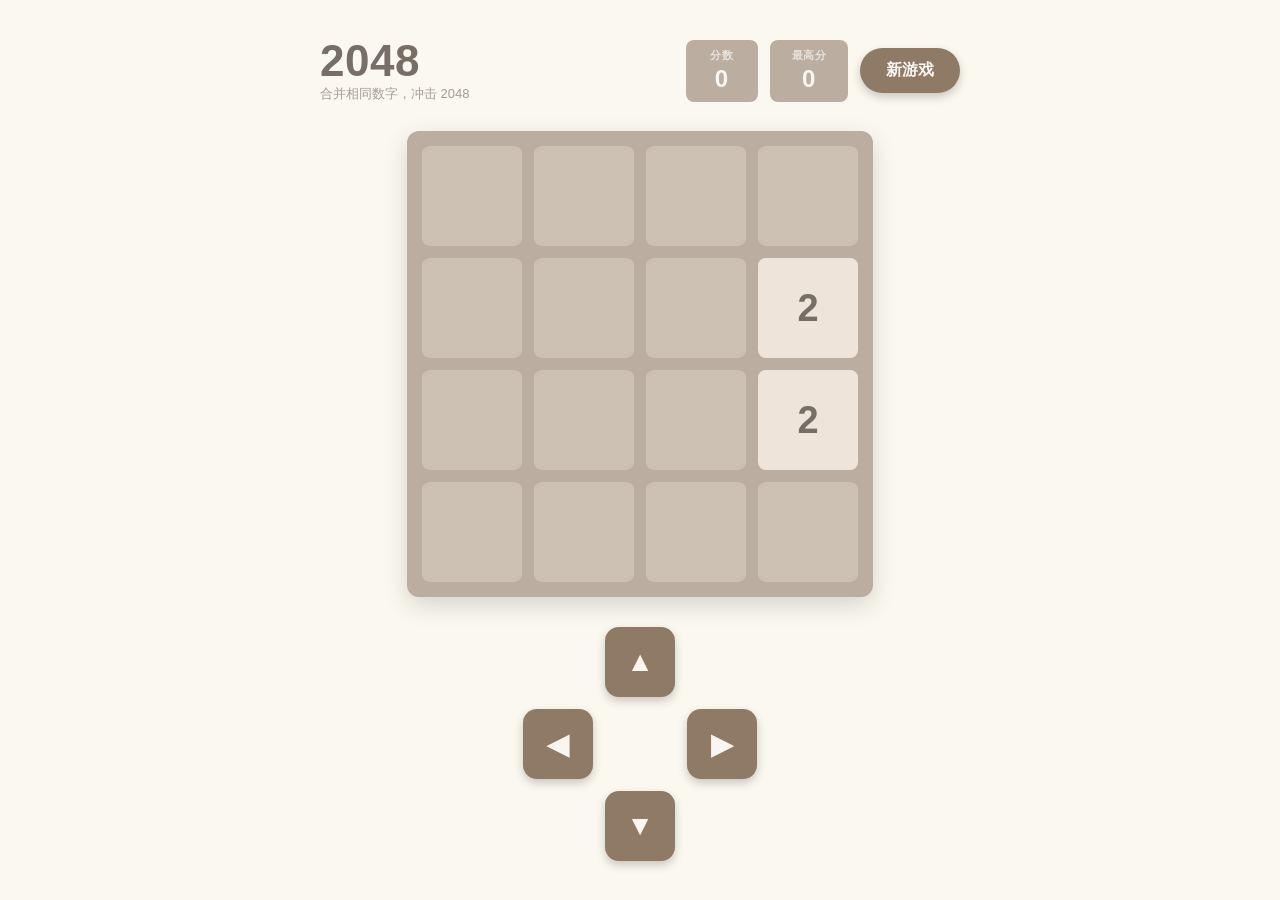
<file: static/2048/index.html>
<!DOCTYPE html>
<html lang="zh">
<head>
    <meta charset="UTF-8">
    <meta name="viewport" content="width=device-width, initial-scale=1.0">
    <meta name="description" content="经典2048数字合成游戏，支持键盘、触屏滑动与按钮操作，带平滑合并动画。">
    <meta name="theme-color" content="#faf8ef">
    <link rel="icon" href="data:image/svg+xml,%3Csvg xmlns='http://www.w3.org/2000/svg' viewBox='0 0 100 100'%3E%3Crect width='100' height='100' rx='22' fill='%23edc22e'/%3E%3Ctext x='50' y='63' font-size='26' font-family='Arial, sans-serif' font-weight='bold' fill='%23f9f6f2' text-anchor='middle'%3E2048%3C/text%3E%3C/svg%3E">
    <title>2048(Made by Jinhong270)</title>
    <link rel="stylesheet" href="css/base.css">
    <link rel="stylesheet" href="css/header.css">
    <link rel="stylesheet" href="css/board.css">
    <link rel="stylesheet" href="css/controls.css">
    <link rel="stylesheet" href="css/modal.css">
    <link rel="stylesheet" href="css/responsive.css">
</head>
<body>
    <div class="app">
        <header class="header">
            <div class="title-group">
                <h1 class="title">2048</h1>
                <p class="subtitle">合并相同数字，冲击 2048</p>
            </div>
            <div class="header-actions">
                <div class="score-box">
                    <span class="score-label">分数</span>
                    <span class="score-value" id="scoreValue">0</span>
                </div>
                <div class="score-box">
                    <span class="score-label">最高分</span>
                    <span class="score-value" id="bestValue">0</span>
                </div>
                <button class="reset-btn" id="resetBtn">新游戏</button>
            </div>
        </header>

        <main class="game-wrapper">
            <div class="board-section">
                <div class="board" id="board">
                    <div class="grid" id="grid"></div>
                    <div class="tiles-layer" id="tilesLayer"></div>
                </div>
            </div>
            <div class="controls">
                <div class="dpad">
                    <button class="btn btn-up" data-dir="up" aria-label="向上移动">▲</button>
                    <button class="btn btn-left" data-dir="left" aria-label="向左移动">◀</button>
                    <button class="btn btn-right" data-dir="right" aria-label="向右移动">▶</button>
                    <button class="btn btn-down" data-dir="down" aria-label="向下移动">▼</button>
                </div>
            </div>
        </main>
    </div>

    <div id="winModal" class="modal" role="dialog" aria-modal="true" aria-labelledby="winModalMsg">
        <div class="modal-content">
            <p id="winModalMsg">恭喜！你达到了 2048！</p>
            <div class="modal-buttons">
                <button id="continueBtn" class="modal-btn">继续游戏</button>
                <button id="newGameFromWinBtn" class="modal-btn">新游戏</button>
            </div>
        </div>
    </div>

    <div id="gameOverModal" class="modal" role="dialog" aria-modal="true" aria-labelledby="gameOverModalMsg">
        <div class="modal-content">
            <p id="gameOverModalMsg">游戏结束！没有可移动的格子了。</p>
            <div class="modal-buttons">
                <button id="newGameFromOverBtn" class="modal-btn">新游戏</button>
            </div>
        </div>
    </div>

    <div id="liveRegion" class="visually-hidden" aria-live="polite"></div>

    <script src="js/logic.js"></script>
    <script src="js/state.js"></script>
    <script src="js/ui.js"></script>
    <script src="js/main.js"></script>
</body>
</html>
</file>
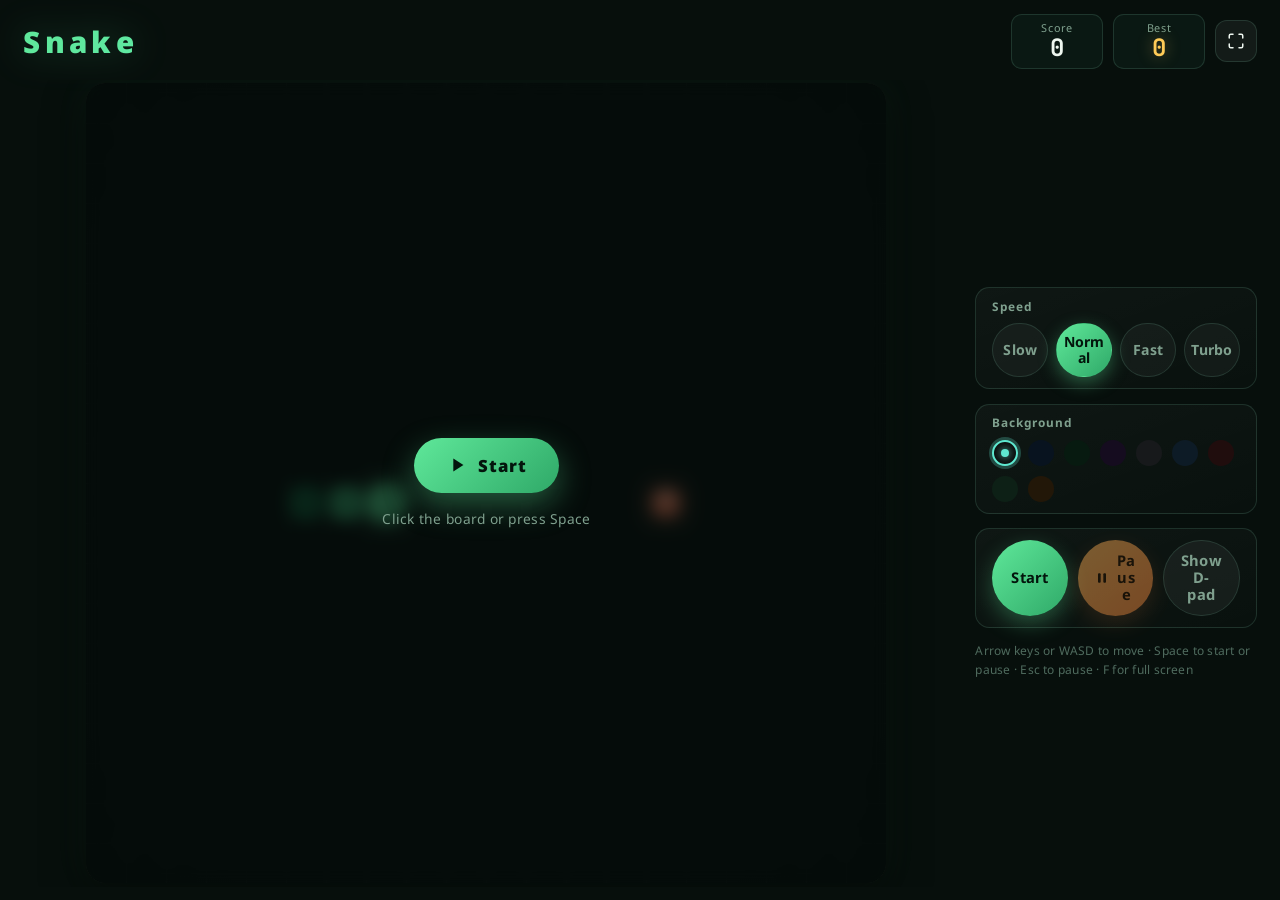
<file: static/Snake/index.html>
<!DOCTYPE html>
<html lang="en-US">
<head>
<meta charset="UTF-8">
<meta name="viewport" content="width=device-width, initial-scale=1.0, maximum-scale=1.0, user-scalable=no, viewport-fit=cover">
<meta name="apple-mobile-web-app-capable" content="yes">
<meta name="mobile-web-app-capable" content="yes">
<meta name="apple-mobile-web-app-status-bar-style" content="black-translucent">
<meta name="theme-color" content="#070f0c">
<title>Snake · Jinhong270</title>
<link rel="preconnect" href="https://fonts.googleapis.com">
<link rel="preconnect" href="https://fonts.gstatic.com" crossorigin>
<link href="https://fonts.googleapis.com/css2?family=JetBrains+Mono:wght@500;700&family=Noto+Sans:wght@400;500;700;900&display=swap" rel="stylesheet">
<link rel="stylesheet" href="css/base.css">
<link rel="stylesheet" href="css/layout.css">
<link rel="stylesheet" href="css/components.css">
<link rel="stylesheet" href="css/responsive.css">
</head>
<body>
<div class="app" id="app">
  <header class="app-header">
    <h1 class="app-title" id="appTitle" data-i18n="title">Snake</h1>
    <div class="header-actions">
      <div class="score-panel">
        <div class="score-chip">
          <span class="score-chip-label" id="scoreLabel" data-i18n="score">Score</span>
          <span class="score-chip-value" id="currentScore">0</span>
        </div>
        <div class="score-chip score-chip-best">
          <span class="score-chip-label" id="bestLabel" data-i18n="best">Best</span>
          <span class="score-chip-value" id="bestScore">0</span>
        </div>
      </div>
      <button class="icon-btn" id="fullscreenBtn" type="button" hidden data-i18n-aria="fullscreen" aria-label="Full screen">
        <svg class="icon-enter" viewBox="0 0 24 24" fill="none" stroke="currentColor" stroke-width="2" stroke-linecap="round" stroke-linejoin="round"><path d="M8 3H5a2 2 0 0 0-2 2v3M16 3h3a2 2 0 0 1 2 2v3M8 21H5a2 2 0 0 1-2-2v-3M16 21h3a2 2 0 0 0 2-2v-3"/></svg>
        <svg class="icon-exit" viewBox="0 0 24 24" fill="none" stroke="currentColor" stroke-width="2" stroke-linecap="round" stroke-linejoin="round"><path d="M8 3v3a2 2 0 0 1-2 2H3M16 3v3a2 2 0 0 0 2 2h3M8 21v-3a2 2 0 0 0-2-2H3M16 21v-3a2 2 0 0 1 2-2h3"/></svg>
      </button>
    </div>
  </header>

  <div class="workspace">
    <div class="stage" id="stage">
      <div class="board-slot" id="boardSlot">
        <div class="canvas-frame" id="canvasFrame">
          <canvas id="gameCanvas"></canvas>

          <div class="overlay visible" id="overlayIdle">
            <button class="play-button" id="startBtn" type="button">
              <svg viewBox="0 0 24 24" fill="currentColor"><path d="M8 5v14l11-7z"/></svg>
              <span data-i18n="start">Start</span>
            </button>
            <p class="overlay-hint" id="idleHint">Click the board or press Space</p>
          </div>

          <div class="overlay" id="overlayPaused">
            <div class="pause-glyph" aria-hidden="true"><span></span><span></span></div>
            <p class="overlay-title" id="pausedTitle" data-i18n="paused">Paused</p>
            <p class="overlay-hint" id="pausedHint">Click the board or press Space to continue</p>
          </div>

          <div class="overlay" id="overlayGameOver">
            <p class="overlay-title" id="gameOverTitle" data-i18n="gameOver">Game over</p>
            <p class="overlay-score"><span class="overlay-score-label" id="finalScoreLabel" data-i18n="scoreWord">Score</span> <span id="finalScore">0</span></p>
            <span class="new-best-badge" id="newBestBadge" data-i18n="newRecord">New record</span>
            <button class="restart-button" id="restartFromOverBtn" type="button" data-i18n="playAgain">Play again</button>
          </div>

          <div class="toast" id="toast"></div>
        </div>
      </div>

      <div class="dpad" id="dpad">
        <button class="dpad-btn dpad-up" type="button" data-dir="up" data-i18n-aria="up" aria-label="Up">
          <svg viewBox="0 0 24 24" fill="currentColor"><path d="M12 5l7 7-1.4 1.4L13 8.8V19h-2V8.8l-4.6 4.6L5 12z"/></svg>
        </button>
        <button class="dpad-btn dpad-left" type="button" data-dir="left" data-i18n-aria="left" aria-label="Left">
          <svg viewBox="0 0 24 24" fill="currentColor"><path d="M12 5l7 7-1.4 1.4L13 8.8V19h-2V8.8l-4.6 4.6L5 12z"/></svg>
        </button>
        <button class="dpad-btn dpad-center" id="dpadCenter" type="button" aria-label="Start">
          <svg class="icon-play" viewBox="0 0 24 24" fill="currentColor"><path d="M8 5v14l11-7z"/></svg>
          <svg class="icon-pause" viewBox="0 0 24 24" fill="currentColor"><rect x="6" y="5" width="4" height="14" rx="1.5"/><rect x="14" y="5" width="4" height="14" rx="1.5"/></svg>
        </button>
        <button class="dpad-btn dpad-right" type="button" data-dir="right" data-i18n-aria="right" aria-label="Right">
          <svg viewBox="0 0 24 24" fill="currentColor"><path d="M12 5l7 7-1.4 1.4L13 8.8V19h-2V8.8l-4.6 4.6L5 12z"/></svg>
        </button>
        <button class="dpad-btn dpad-down" type="button" data-dir="down" data-i18n-aria="down" aria-label="Down">
          <svg viewBox="0 0 24 24" fill="currentColor"><path d="M12 5l7 7-1.4 1.4L13 8.8V19h-2V8.8l-4.6 4.6L5 12z"/></svg>
        </button>
      </div>
    </div>

    <aside class="controls-panel">
      <section class="control-group">
        <div class="control-group-title" id="speedTitle" data-i18n="speed">Speed</div>
        <div class="mode-selector" id="modeSelector">
          <button class="mode-btn" type="button" data-speed="180" data-i18n="slow">Slow</button>
          <button class="mode-btn active" type="button" data-speed="130" data-i18n="normal">Normal</button>
          <button class="mode-btn" type="button" data-speed="90" data-i18n="fast">Fast</button>
          <button class="mode-btn" type="button" data-speed="60" data-i18n="extreme">Turbo</button>
        </div>
      </section>

      <section class="control-group">
        <div class="control-group-title" id="bgTitle" data-i18n="background">Background</div>
        <div class="color-swatches" id="colorSwatches">
          <button class="swatch active" type="button" data-color="#0b0b0b" style="background:#0b0b0b;" data-i18n-aria="colorClassic" aria-label="Classic black" aria-pressed="true"></button>
          <button class="swatch" type="button" data-color="#08131f" style="background:#08131f;" data-i18n-aria="colorDeepBlue" aria-label="Deep blue" aria-pressed="false"></button>
          <button class="swatch" type="button" data-color="#071a10" style="background:#071a10;" data-i18n-aria="colorNightGreen" aria-label="Night green" aria-pressed="false"></button>
          <button class="swatch" type="button" data-color="#150c1f" style="background:#150c1f;" data-i18n-aria="colorMystic" aria-label="Mystic purple" aria-pressed="false"></button>
          <button class="swatch" type="button" data-color="#17191b" style="background:#17191b;" data-i18n-aria="colorGraphite" aria-label="Graphite" aria-pressed="false"></button>
          <button class="swatch" type="button" data-color="#0d1b26" style="background:#0d1b26;" data-i18n-aria="colorOcean" aria-label="Ocean blue" aria-pressed="false"></button>
          <button class="swatch" type="button" data-color="#200d0d" style="background:#200d0d;" data-i18n-aria="colorDarkRed" aria-label="Dark red" aria-pressed="false"></button>
          <button class="swatch" type="button" data-color="#0d2016" style="background:#0d2016;" data-i18n-aria="colorJungle" aria-label="Jungle green" aria-pressed="false"></button>
          <button class="swatch" type="button" data-color="#221708" style="background:#221708;" data-i18n-aria="colorBronze" aria-label="Bronze" aria-pressed="false"></button>
        </div>
      </section>

      <section class="control-group button-group">
        <button class="action-btn primary" id="restartBtn" type="button" data-i18n="start">Start</button>
        <button class="action-btn secondary" id="pauseBtn" type="button" disabled>
          <span class="btn-icon icon-pause"><svg viewBox="0 0 24 24" fill="currentColor"><rect x="6" y="5" width="4" height="14" rx="1.5"/><rect x="14" y="5" width="4" height="14" rx="1.5"/></svg></span>
          <span class="btn-icon icon-play"><svg viewBox="0 0 24 24" fill="currentColor"><path d="M8 5v14l11-7z"/></svg></span>
          <span class="btn-label" data-i18n="pause">Pause</span>
        </button>
        <button class="action-btn ghost" id="toggleDpadBtn" type="button" aria-pressed="false" data-i18n-aria="showDpad" aria-label="Show D-pad">
          <span class="when-off"><span class="lbl-full" data-i18n="showDpad">Show D-pad</span><span class="lbl-tiny" data-i18n="showDpadShort">D-pad</span></span>
          <span class="when-on"><span class="lbl-full" data-i18n="hideDpad">Hide D-pad</span><span class="lbl-tiny" data-i18n="hideDpadShort">Hide</span></span>
        </button>
      </section>

      <p class="hint-text" id="hint"></p>
    </aside>
  </div>
</div>
<script src="js/config.js"></script>
<script src="locales/af-ZA.js"></script>
<script src="locales/ar-EG.js"></script>
<script src="locales/ar-SA.js"></script>
<script src="locales/bg-BG.js"></script>
<script src="locales/bn-BD.js"></script>
<script src="locales/ca-ES.js"></script>
<script src="locales/cs-CZ.js"></script>
<script src="locales/da-DK.js"></script>
<script src="locales/de-AT.js"></script>
<script src="locales/de-CH.js"></script>
<script src="locales/de-DE.js"></script>
<script src="locales/el-GR.js"></script>
<script src="locales/en-AU.js"></script>
<script src="locales/en-CA.js"></script>
<script src="locales/en-GB.js"></script>
<script src="locales/en-US.js"></script>
<script src="locales/es-AR.js"></script>
<script src="locales/es-ES.js"></script>
<script src="locales/es-MX.js"></script>
<script src="locales/et-EE.js"></script>
<script src="locales/fa-IR.js"></script>
<script src="locales/fi-FI.js"></script>
<script src="locales/fil-PH.js"></script>
<script src="locales/fr-BE.js"></script>
<script src="locales/fr-CA.js"></script>
<script src="locales/fr-CH.js"></script>
<script src="locales/fr-FR.js"></script>
<script src="locales/gl-ES.js"></script>
<script src="locales/he-IL.js"></script>
<script src="locales/hi-IN.js"></script>
<script src="locales/hr-HR.js"></script>
<script src="locales/hu-HU.js"></script>
<script src="locales/id-ID.js"></script>
<script src="locales/it-IT.js"></script>
<script src="locales/ja-JP.js"></script>
<script src="locales/ko-KR.js"></script>
<script src="locales/lt-LT.js"></script>
<script src="locales/lv-LV.js"></script>
<script src="locales/mr-IN.js"></script>
<script src="locales/ms-MY.js"></script>
<script src="locales/nb-NO.js"></script>
<script src="locales/nl-BE.js"></script>
<script src="locales/nl-NL.js"></script>
<script src="locales/nn-NO.js"></script>
<script src="locales/pl-PL.js"></script>
<script src="locales/pt-BR.js"></script>
<script src="locales/pt-PT.js"></script>
<script src="locales/ro-RO.js"></script>
<script src="locales/ru-RU.js"></script>
<script src="locales/sk-SK.js"></script>
<script src="locales/sl-SI.js"></script>
<script src="locales/sr-Cyrl.js"></script>
<script src="locales/sr-Latn.js"></script>
<script src="locales/sv-SE.js"></script>
<script src="locales/sw-KE.js"></script>
<script src="locales/ta-IN.js"></script>
<script src="locales/te-IN.js"></script>
<script src="locales/th-TH.js"></script>
<script src="locales/tr-TR.js"></script>
<script src="locales/uk-UA.js"></script>
<script src="locales/ur-PK.js"></script>
<script src="locales/vi-VN.js"></script>
<script src="locales/zh-CN.js"></script>
<script src="locales/zh-HK.js"></script>
<script src="locales/zh-MO.js"></script>
<script src="locales/zh-TW.js"></script>
<script src="js/i18n.js"></script>
<script src="js/state.js"></script>
<script src="js/renderer.js"></script>
<script src="js/input.js"></script>
<script src="js/ui.js"></script>
<script src="js/main.js"></script>
</body>
</html>
</file>
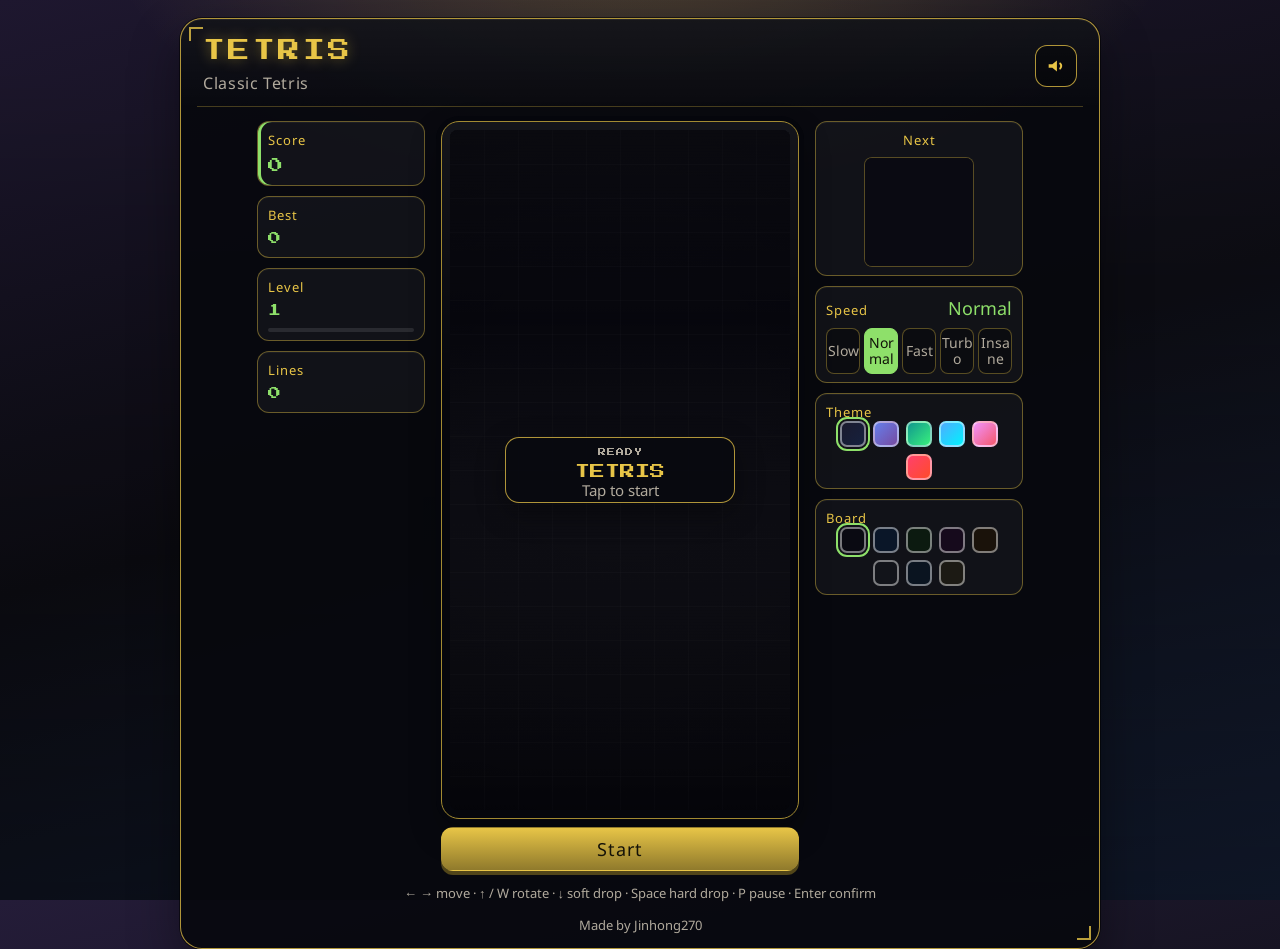
<file: static/Tetris/index.html>
<!DOCTYPE html>
<html lang="en-US" dir="ltr">
<head>
    <meta charset="UTF-8">
    <meta name="viewport" content="width=device-width, initial-scale=1.0, maximum-scale=1.0, user-scalable=no, viewport-fit=cover">
    <meta name="apple-mobile-web-app-capable" content="yes">
    <meta name="mobile-web-app-capable" content="yes">
    <meta name="theme-color" content="#07080e">
    <title>Tetris (Made by Jinhong270)</title>
    <link rel="preconnect" href="https://fonts.googleapis.com">
    <link rel="preconnect" href="https://fonts.gstatic.com" crossorigin>
    <link href="https://fonts.googleapis.com/css2?family=Noto+Sans:wght@400;700&family=Press+Start+2P&display=swap" rel="stylesheet">
    <link rel="stylesheet" href="css/style.css">
</head>
<body class="theme-classic">
    <div class="app">
        <header class="topbar">
            <div class="brand">
                <h1>TETRIS</h1>
                <p data-i18n="tagline">Classic Tetris</p>
            </div>
            <div class="top-actions">
                <button type="button" id="optionsToggle" class="options-toggle" aria-expanded="false" aria-controls="optionsPanel" data-i18n="options">Options</button>
                <button type="button" id="soundButton" class="icon-btn" aria-pressed="false" aria-label="Turn sound off">
                    <svg class="icon-on" viewBox="0 0 24 24" aria-hidden="true"><path d="M4 10v4h4l5 4V6L8 10H4z" fill="currentColor"/><path d="M16.5 9.2a4.2 4.2 0 010 5.6" fill="none" stroke="currentColor" stroke-width="2" stroke-linecap="round"/></svg>
                    <svg class="icon-off" viewBox="0 0 24 24" aria-hidden="true"><path d="M4 10v4h4l5 4V6L8 10H4z" fill="currentColor"/><path d="M17 9l-4 4M13 9l4 4" fill="none" stroke="currentColor" stroke-width="2" stroke-linecap="round"/></svg>
                </button>
            </div>
        </header>
        <main class="layout">
            <div class="col-stats">
                <article class="stat stat-score">
                    <span data-i18n="score">Score</span>
                    <strong id="scoreDisplay">0</strong>
                </article>
                <article class="stat stat-best">
                    <span data-i18n="best">Best</span>
                    <strong id="highScoreDisplay">0</strong>
                </article>
                <article class="stat stat-level" id="levelStat">
                    <span data-i18n="level">Level</span>
                    <strong id="levelDisplay">1</strong>
                    <i class="meter" aria-hidden="true"><b id="levelMeter"></b></i>
                </article>
                <article class="stat stat-lines">
                    <span data-i18n="lines">Lines</span>
                    <strong id="linesDisplay">0</strong>
                </article>
            </div>
            <section class="well">
                <div class="bezel canvas-wrapper">
                    <div class="screen">
                        <canvas id="gameCanvas"></canvas>
                        <div id="fxFlash" class="fx-flash"></div>
                        <div id="floatText" class="float-text" aria-hidden="true"></div>
                        <div id="screenOverlay" class="screen-overlay visible" data-mode="idle">
                            <div class="overlay-card">
                                <p id="overlayKicker" class="kicker pixel">READY</p>
                                <h2 id="overlayTitle" class="latin">TETRIS</h2>
                                <p id="overlaySub">Tap to start</p>
                                <div id="overlayStats" class="overlay-stats hidden">
                                    <div><span data-i18n="score">Score</span><b id="overlayScore">0</b></div>
                                    <div><span data-i18n="lines">Lines</span><b id="overlayLines">0</b></div>
                                    <div><span data-i18n="best">Best</span><b id="overlayBest">0</b></div>
                                </div>
                                <p id="recordBadge" class="record-badge hidden" data-i18n="newRecord">New record</p>
                            </div>
                        </div>
                    </div>
                </div>
                <div class="action-buttons">
                    <button type="button" id="startButton" data-i18n="start">Start</button>
                    <button type="button" id="pauseButton" class="hidden" data-i18n="pause">Pause</button>
                </div>
            </section>
            <div class="col-side">
                <section class="panel next-wrap">
                    <h3 data-i18n="next">Next</h3>
                    <canvas id="nextCanvas" data-i18n-aria="next" aria-label="Next"></canvas>
                </section>
                <section class="panel speed-panel">
                    <div class="speed-head">
                        <h3 data-i18n="speed">Speed</h3>
                        <p id="speedDisplay" data-i18n="speedNormal">Normal</p>
                    </div>
                    <div class="speed-controls">
                        <button type="button" class="speed-btn" data-speed="slow" data-i18n="speedSlow" aria-pressed="false">Slow</button>
                        <button type="button" class="speed-btn" data-speed="normal" data-i18n="speedNormal" aria-pressed="false">Normal</button>
                        <button type="button" class="speed-btn" data-speed="fast" data-i18n="speedFast" aria-pressed="false">Fast</button>
                        <button type="button" class="speed-btn" data-speed="veryFast" data-i18n="speedVeryFast" aria-pressed="false">Turbo</button>
                        <button type="button" class="speed-btn" data-speed="insane" data-i18n="speedInsane" aria-pressed="false">Insane</button>
                    </div>
                </section>
                <section class="options" id="optionsPanel">
                    <div class="panel" id="themePicker">
                        <h3 data-i18n="theme">Theme</h3>
                        <div class="color-swatches">
                            <button type="button" class="swatch active" data-theme="classic" style="background:linear-gradient(135deg,#1a1a2e,#16213e);" data-i18n-title="themeClassic" data-i18n-aria="themeClassic" title="Classic" aria-label="Classic" aria-pressed="true"></button>
                            <button type="button" class="swatch" data-theme="gray" style="background:linear-gradient(135deg,#667eea,#764ba2);" data-i18n-title="themePurple" data-i18n-aria="themePurple" title="Purple" aria-label="Purple" aria-pressed="false"></button>
                            <button type="button" class="swatch" data-theme="green" style="background:linear-gradient(135deg,#11998e,#38ef7d);" data-i18n-title="themeGreen" data-i18n-aria="themeGreen" title="Green" aria-label="Green" aria-pressed="false"></button>
                            <button type="button" class="swatch" data-theme="blue" style="background:linear-gradient(135deg,#4facfe,#00f2fe);" data-i18n-title="themeBlue" data-i18n-aria="themeBlue" title="Blue" aria-label="Blue" aria-pressed="false"></button>
                            <button type="button" class="swatch" data-theme="wheat" style="background:linear-gradient(135deg,#f093fb,#f5576c);" data-i18n-title="themePink" data-i18n-aria="themePink" title="Pink" aria-label="Pink" aria-pressed="false"></button>
                            <button type="button" class="swatch" data-theme="arcade" style="background:linear-gradient(135deg,#ff416c,#ff4b2b);" data-i18n-title="themeArcade" data-i18n-aria="themeArcade" title="Arcade" aria-label="Arcade" aria-pressed="false"></button>
                        </div>
                    </div>
                    <div class="panel" id="boardBgPicker">
                        <h3 data-i18n="board">Board</h3>
                        <div class="color-swatches">
                            <button type="button" class="swatch board-swatch active" data-board-bg="black" style="background:#0a0a12;" data-i18n-title="boardBlack" data-i18n-aria="boardBlack" title="Black" aria-label="Black" aria-pressed="true"></button>
                            <button type="button" class="swatch board-swatch" data-board-bg="navy" style="background:#0a1628;" data-i18n-title="boardNavy" data-i18n-aria="boardNavy" title="Navy" aria-label="Navy" aria-pressed="false"></button>
                            <button type="button" class="swatch board-swatch" data-board-bg="green" style="background:#0c1a10;" data-i18n-title="boardGreen" data-i18n-aria="boardGreen" title="Green" aria-label="Green" aria-pressed="false"></button>
                            <button type="button" class="swatch board-swatch" data-board-bg="purple" style="background:#160a1c;" data-i18n-title="boardPurple" data-i18n-aria="boardPurple" title="Purple" aria-label="Purple" aria-pressed="false"></button>
                            <button type="button" class="swatch board-swatch" data-board-bg="brown" style="background:#1a120a;" data-i18n-title="boardBrown" data-i18n-aria="boardBrown" title="Brown" aria-label="Brown" aria-pressed="false"></button>
                            <button type="button" class="swatch board-swatch" data-board-bg="slate" style="background:#12141a;" data-i18n-title="boardSlate" data-i18n-aria="boardSlate" title="Gray" aria-label="Gray" aria-pressed="false"></button>
                            <button type="button" class="swatch board-swatch" data-board-bg="blue" style="background:#0a1420;" data-i18n-title="boardBlue" data-i18n-aria="boardBlue" title="Blue" aria-label="Blue" aria-pressed="false"></button>
                            <button type="button" class="swatch board-swatch" data-board-bg="cream" style="background:#1c1a14;" data-i18n-title="boardCream" data-i18n-aria="boardCream" title="Cream" aria-label="Cream" aria-pressed="false"></button>
                        </div>
                    </div>
                </section>
            </div>
        </main>
        <div class="touch-controls" id="touchControls" aria-hidden="true">
            <div class="control-row">
                <button type="button" id="btnLeft" class="ctrl-btn" data-i18n-aria="moveLeft" aria-label="Move left">
                    <svg viewBox="0 0 24 24" aria-hidden="true"><path d="M14.5 5.5L7.5 12l7 6.5" fill="none" stroke="currentColor" stroke-width="2.4" stroke-linecap="round" stroke-linejoin="round"/></svg>
                </button>
                <button type="button" id="btnRotate" class="ctrl-btn" data-i18n-aria="rotate" aria-label="Rotate">
                    <svg viewBox="0 0 24 24" aria-hidden="true"><path d="M19 12a7 7 0 1 1-2.1-5" fill="none" stroke="currentColor" stroke-width="2.2" stroke-linecap="round"/><path d="M19 4.2V9H14" fill="none" stroke="currentColor" stroke-width="2.2" stroke-linecap="round" stroke-linejoin="round"/></svg>
                </button>
                <button type="button" id="btnRight" class="ctrl-btn" data-i18n-aria="moveRight" aria-label="Move right">
                    <svg viewBox="0 0 24 24" aria-hidden="true"><path d="M9.5 5.5L16.5 12l-7 6.5" fill="none" stroke="currentColor" stroke-width="2.4" stroke-linecap="round" stroke-linejoin="round"/></svg>
                </button>
            </div>
            <div class="control-row">
                <button type="button" id="btnDown" class="ctrl-btn" data-i18n-aria="softDrop" aria-label="Soft drop">
                    <svg viewBox="0 0 24 24" aria-hidden="true"><path d="M6 9.5L12 15.5L18 9.5" fill="none" stroke="currentColor" stroke-width="2.4" stroke-linecap="round" stroke-linejoin="round"/></svg>
                </button>
                <button type="button" id="btnHardDrop" class="ctrl-btn wide" data-i18n-aria="hardDrop" aria-label="Hard drop">
                    <svg viewBox="0 0 24 24" aria-hidden="true"><path d="M6.5 6.5L12 11l5.5-4.5M6.5 12.5L12 17l5.5-4.5" fill="none" stroke="currentColor" stroke-width="2.3" stroke-linecap="round" stroke-linejoin="round"/></svg>
                </button>
                <button type="button" id="btnPauseTouch" class="ctrl-btn" data-i18n-aria="pause" aria-label="Pause">
                    <svg class="icon-pause" viewBox="0 0 24 24" aria-hidden="true"><path d="M7 5h3.2v14H7zM13.8 5H17v14h-3.2z" fill="currentColor"/></svg>
                    <svg class="icon-play" viewBox="0 0 24 24" aria-hidden="true"><path d="M8 5.5l11 6.5-11 6.5z" fill="currentColor"/></svg>
                </button>
            </div>
        </div>
        <footer class="controls-hint" id="controlsHint">
            <small class="hint-desktop" data-i18n="hintDesktop">← → move · ↑ / W rotate · ↓ soft drop · Space hard drop · P pause · Enter confirm</small>
            <small class="hint-touch" data-i18n="hintTouch">Tap the board to start, continue, or go back · Hold left or right to move</small>
        </footer>
        <p class="credit">Made by Jinhong270</p>
    </div>
    <div id="toast" class="toast" role="status" aria-live="polite"></div>
    <script type="module" src="js/main.js"></script>
</body>
</html>
</file>
<file: static/2048/css/base.css>
* {
    margin: 0;
    padding: 0;
    box-sizing: border-box;
}

:root {
    --color-bg: #faf8ef;
    --color-board: #bbada0;
    --color-cell-empty: #cdc1b4;
    --color-text-dark: #776e65;
    --color-text-light: #f9f6f2;
    --color-accent: #8f7a66;
    --color-accent-hover: #9e8b77;
    --color-focus: #4a90d9;
    --radius-lg: 12px;
    --radius-md: 8px;
    --radius-pill: 999px;
    --shadow-soft: 0 8px 24px rgba(0, 0, 0, 0.15);
    --shadow-lift: 0 4px 10px rgba(0, 0, 0, 0.2);
    --font-body: -apple-system, BlinkMacSystemFont, "Segoe UI", "PingFang SC", "Microsoft YaHei", sans-serif;
}

body {
    background: var(--color-bg);
    display: flex;
    justify-content: center;
    align-items: center;
    min-height: 100vh;
    font-family: var(--font-body);
    padding: 20px;
}

.app {
    display: flex;
    flex-direction: column;
    align-items: center;
    gap: 28px;
    width: 100%;
    max-width: 640px;
}

.game-wrapper {
    display: flex;
    gap: 30px;
    align-items: center;
    flex-wrap: wrap;
    justify-content: center;
}

.visually-hidden {
    position: absolute;
    width: 1px;
    height: 1px;
    padding: 0;
    margin: -1px;
    overflow: hidden;
    clip: rect(0, 0, 0, 0);
    white-space: nowrap;
    border: 0;
}

:focus-visible {
    outline: 3px solid var(--color-focus);
    outline-offset: 2px;
}

@media (prefers-reduced-motion: reduce) {
    *, *::before, *::after {
        animation-duration: 0.001ms !important;
        animation-iteration-count: 1 !important;
        transition-duration: 0.001ms !important;
    }
}
</file>
<file: static/2048/css/header.css>
.header {
    display: flex;
    justify-content: space-between;
    align-items: center;
    flex-wrap: wrap;
    gap: 16px;
    width: 100%;
}

.title-group {
    display: flex;
    flex-direction: column;
    gap: 2px;
}

.title {
    font-size: 44px;
    font-weight: 800;
    color: var(--color-text-dark);
    letter-spacing: 0.5px;
    line-height: 1;
}

.subtitle {
    font-size: 13px;
    font-weight: 500;
    color: var(--color-text-dark);
    opacity: 0.65;
}

.header-actions {
    display: flex;
    align-items: center;
    gap: 12px;
    flex-wrap: wrap;
}

.score-box {
    position: relative;
    background: var(--color-board);
    color: var(--color-text-light);
    padding: 8px 22px;
    border-radius: var(--radius-md);
    min-width: 72px;
    display: flex;
    flex-direction: column;
    align-items: center;
    line-height: 1.3;
}

.score-label {
    font-size: 11px;
    font-weight: 700;
    letter-spacing: 0.5px;
    opacity: 0.75;
}

.score-value {
    font-size: 24px;
    font-weight: 800;
    display: inline-block;
}

.score-pulse {
    animation: scorePulse 220ms ease-out;
}

@keyframes scorePulse {
    0% { transform: scale(1); }
    50% { transform: scale(1.22); }
    100% { transform: scale(1); }
}

.score-gain {
    position: absolute;
    top: -2px;
    left: 50%;
    color: var(--color-accent);
    font-weight: 800;
    font-size: 15px;
    pointer-events: none;
    animation: scoreGainFloat 700ms ease-out forwards;
}

@keyframes scoreGainFloat {
    0% { opacity: 1; transform: translate(-50%, 0); }
    100% { opacity: 0; transform: translate(-50%, -28px); }
}

.reset-btn {
    background: var(--color-accent);
    color: var(--color-text-light);
    padding: 12px 26px;
    border: none;
    border-radius: var(--radius-pill);
    font-size: 16px;
    font-weight: 700;
    cursor: pointer;
    box-shadow: var(--shadow-lift);
    transition: background 0.2s, transform 0.1s;
    -webkit-tap-highlight-color: transparent;
    touch-action: manipulation;
}

.reset-btn:hover {
    background: var(--color-accent-hover);
}

.reset-btn:active {
    transform: scale(0.95);
}
</file>
<file: static/2048/css/board.css>
.board-section {
    background: var(--color-board);
    border-radius: var(--radius-lg);
    padding: 15px;
    box-shadow: var(--shadow-soft);
    --cell-size: 100px;
    --cell-gap: 12px;
    touch-action: none;
}

.board {
    position: relative;
    display: inline-block;
}

.grid {
    display: grid;
    grid-template-columns: repeat(4, var(--cell-size));
    grid-template-rows: repeat(4, var(--cell-size));
    gap: var(--cell-gap);
}

.cell {
    background: var(--color-cell-empty);
    border-radius: var(--radius-md);
}

.tiles-layer {
    position: absolute;
    inset: 0;
    pointer-events: none;
}

.tile {
    position: absolute;
    top: 0;
    left: 0;
    transition: transform 120ms ease-in-out;
    will-change: transform;
}

.tile-inner {
    width: 100%;
    height: 100%;
    display: flex;
    justify-content: center;
    align-items: center;
    border-radius: var(--radius-md);
    font-weight: 800;
    color: var(--color-text-dark);
    background: #eee4da;
    font-size: calc(var(--cell-size) * 0.38);
    user-select: none;
}

.tile-inner.pop-in {
    animation: tilePopIn 160ms ease-out;
}

.tile-inner.merge-pop {
    animation: tileMergePop 160ms ease-out;
}

@keyframes tilePopIn {
    0% { transform: scale(0); opacity: 0; }
    60% { transform: scale(1.1); opacity: 1; }
    100% { transform: scale(1); }
}

@keyframes tileMergePop {
    0% { transform: scale(1); }
    50% { transform: scale(1.16); }
    100% { transform: scale(1); }
}

.tile-2 { background: #eee4da; color: var(--color-text-dark); }
.tile-4 { background: #ede0c8; color: var(--color-text-dark); }
.tile-8 { background: #f2b179; color: var(--color-text-light); }
.tile-16 { background: #f59563; color: var(--color-text-light); }
.tile-32 { background: #f67c5f; color: var(--color-text-light); }
.tile-64 { background: #f65e3b; color: var(--color-text-light); }
.tile-128 { background: #edcf72; color: var(--color-text-light); font-size: calc(var(--cell-size) * 0.32); }
.tile-256 { background: #edcc61; color: var(--color-text-light); font-size: calc(var(--cell-size) * 0.32); }
.tile-512 { background: #edc850; color: var(--color-text-light); font-size: calc(var(--cell-size) * 0.32); }
.tile-1024 { background: #edc53f; color: var(--color-text-light); font-size: calc(var(--cell-size) * 0.28); }
.tile-2048 { background: #edc22e; color: var(--color-text-light); font-size: calc(var(--cell-size) * 0.28); }
.tile-4096 { background: #3c3a32; color: var(--color-text-light); font-size: calc(var(--cell-size) * 0.28); }
.tile-8192 { background: #2c2a24; color: var(--color-text-light); font-size: calc(var(--cell-size) * 0.26); }
.tile-16384 { background: #1e1c18; color: var(--color-text-light); font-size: calc(var(--cell-size) * 0.22); }
.tile-32768 { background: #171512; color: var(--color-text-light); font-size: calc(var(--cell-size) * 0.22); }
.tile-65536 {
    background: #000000;
    color: var(--color-text-light);
    font-size: calc(var(--cell-size) * 0.2);
    box-shadow: 0 0 18px rgba(237, 194, 46, 0.65);
}
</file>
<file: static/2048/css/controls.css>
.controls {
    display: flex;
    flex-direction: column;
    align-items: center;
    justify-content: center;
}

.dpad {
    display: grid;
    grid-template-areas:
        ". up ."
        "left . right"
        ". down .";
    gap: 12px;
}

.btn {
    width: 70px;
    height: 70px;
    border: none;
    border-radius: 14px;
    background: var(--color-accent);
    color: var(--color-text-light);
    font-size: 28px;
    font-weight: bold;
    cursor: pointer;
    transition: background 0.2s, transform 0.1s;
    display: flex;
    justify-content: center;
    align-items: center;
    box-shadow: var(--shadow-lift);
    user-select: none;
    -webkit-tap-highlight-color: transparent;
    touch-action: manipulation;
}

.btn:hover {
    background: var(--color-accent-hover);
}

.btn:active {
    transform: scale(0.92);
    background: var(--color-accent-hover);
}

.btn-up    { grid-area: up; }
.btn-down  { grid-area: down; }
.btn-left  { grid-area: left; }
.btn-right { grid-area: right; }
</file>
<file: static/2048/css/modal.css>
.modal {
    display: none;
    position: fixed;
    top: 0;
    left: 0;
    width: 100%;
    height: 100%;
    background-color: rgba(0, 0, 0, 0.5);
    justify-content: center;
    align-items: center;
    z-index: 2000;
    animation: modalFadeIn 200ms ease-out;
}

@keyframes modalFadeIn {
    from { background-color: rgba(0, 0, 0, 0); }
    to { background-color: rgba(0, 0, 0, 0.5); }
}

.modal-content {
    background: var(--color-bg);
    border-radius: 24px;
    padding: 30px 40px;
    text-align: center;
    box-shadow: 0 8px 30px rgba(0, 0, 0, 0.3);
    font-size: 28px;
    font-weight: bold;
    color: var(--color-text-dark);
    min-width: 300px;
    animation: modalPopIn 220ms ease-out;
}

@keyframes modalPopIn {
    0% { transform: scale(0.85); opacity: 0; }
    100% { transform: scale(1); opacity: 1; }
}

.modal-buttons {
    margin-top: 30px;
    display: flex;
    gap: 20px;
    justify-content: center;
}

.modal-btn {
    background: var(--color-accent);
    color: var(--color-text-light);
    border: none;
    padding: 10px 24px;
    border-radius: var(--radius-pill);
    font-size: 18px;
    font-weight: bold;
    cursor: pointer;
    transition: background 0.2s;
    -webkit-tap-highlight-color: transparent;
    touch-action: manipulation;
}

.modal-btn:hover {
    background: var(--color-accent-hover);
}
</file>
<file: static/2048/css/responsive.css>
@media (max-width: 600px) {
    .header {
        justify-content: center;
        text-align: center;
    }
    .title-group {
        align-items: center;
    }
    .title {
        font-size: 34px;
    }
    .board-section {
        --cell-size: 70px;
        --cell-gap: 8px;
    }
    .btn {
        width: 55px;
        height: 55px;
        font-size: 24px;
    }
    .modal-content {
        padding: 20px 25px;
        font-size: 22px;
        min-width: 260px;
    }
    .modal-btn {
        padding: 8px 18px;
        font-size: 16px;
    }
}

@media (max-width: 380px) {
    .board-section {
        --cell-size: 62px;
        --cell-gap: 7px;
        padding: 10px;
    }
    .title {
        font-size: 28px;
    }
    .subtitle {
        font-size: 12px;
    }
    .score-box {
        padding: 6px 14px;
        min-width: 60px;
    }
    .score-value {
        font-size: 20px;
    }
    .reset-btn {
        padding: 10px 20px;
        font-size: 14px;
    }
    .btn {
        width: 48px;
        height: 48px;
        font-size: 20px;
        border-radius: 10px;
    }
    .dpad {
        gap: 8px;
    }
}
</file>
<file: static/Snake/css/base.css>
:root{
  --bg-deep:#070f0c;
  --panel-border:rgba(130,210,180,0.16);
  --snake-head:#5fe89a;
  --snake-mid:#2fa968;
  --gold:#ffcb57;
  --teal:#5fe8d0;
  --text-primary:#eef7f0;
  --text-muted:#7fa08e;
  --text-faint:#4f6b5e;
  --radius-lg:clamp(14px, 2.2vmin, 28px);
  --radius-md:clamp(12px, 1.6vmin, 16px);
  --radius-sm:clamp(9px, 1.2vmin, 12px);
  --radius-pill:999px;
  --shadow-deep:0 16px 40px rgba(0,0,0,0.5);
  --layout-max:1480px;
  --font-ui:"Noto Sans","PingFang SC","PingFang TC","PingFang HK","Hiragino Sans","Hiragino Sans GB","Microsoft YaHei","Microsoft JhengHei","Noto Sans Arabic","Noto Sans Hebrew","Noto Sans Devanagari","Noto Sans Thai",sans-serif;
  --font-mono:"JetBrains Mono","SFMono-Regular",Consolas,monospace;
  color-scheme:dark;
}
*{margin:0;padding:0;box-sizing:border-box;-webkit-tap-highlight-color:transparent;-webkit-touch-callout:none;}
html,body{
  height:100%;
  overflow:hidden;
  overscroll-behavior:none;
  background:var(--bg-deep);
}
body{
  position:fixed;
  inset:0;
  width:100%;
  color:var(--text-primary);
  font-family:var(--font-ui);
  touch-action:manipulation;
  -webkit-user-select:none;
  user-select:none;
}
button{font-family:inherit;border:none;background:none;color:inherit;cursor:pointer;appearance:none;-webkit-appearance:none;}
button:disabled{cursor:default;opacity:0.45;}
button:focus-visible{outline:2px solid var(--teal);outline-offset:2px;border-radius:6px;}
svg{display:block;}
@media (min-width:1800px){
  :root{--layout-max:1760px;}
}
@media (min-width:2400px){
  :root{--layout-max:2100px;}
}
</file>
<file: static/Snake/css/layout.css>
.app{
  position:fixed;
  top:0;
  left:0;
  display:flex;
  flex-direction:column;
  align-items:center;
  gap:clamp(6px, 1.2vh, 16px);
  width:100%;
  height:100%;
  overflow:hidden;
  padding:
    max(clamp(8px, 1.5vh, 20px), env(safe-area-inset-top, 0px))
    max(clamp(10px, 1.8vw, 24px), env(safe-area-inset-right, 0px))
    max(clamp(8px, 1.5vh, 20px), env(safe-area-inset-bottom, 0px))
    max(clamp(10px, 1.8vw, 24px), env(safe-area-inset-left, 0px));
  touch-action:none;
}
.app-header{
  width:100%;
  max-width:var(--layout-max);
  flex:0 0 auto;
  display:flex;
  align-items:center;
  justify-content:space-between;
  gap:clamp(8px, 2vw, 16px);
  min-width:0;
}
.app-title{
  min-width:0;
  flex:1 1 auto;
  font-weight:900;
  font-size:clamp(1.15rem, 4.2vw, 1.85rem);
  letter-spacing:clamp(0.04em, 0.35vw, 0.16em);
  white-space:nowrap;
  overflow:hidden;
  text-overflow:ellipsis;
  background:linear-gradient(135deg, var(--snake-head), var(--teal));
  -webkit-background-clip:text;
  background-clip:text;
  color:transparent;
  filter:drop-shadow(0 0 18px rgba(95,232,154,0.28));
}
.header-actions{
  display:flex;
  align-items:center;
  gap:clamp(6px, 1.5vw, 10px);
  flex:0 0 auto;
  margin-inline-start:auto;
}
.score-panel{display:flex;gap:clamp(6px, 1.4vw, 10px);}
.score-chip{
  background:rgba(12,28,22,0.78);
  border:1px solid var(--panel-border);
  border-radius:var(--radius-sm);
  padding:clamp(4px, 0.7vh, 8px) clamp(8px, 1.6vw, 16px);
  min-width:clamp(58px, 15vw, 92px);
  text-align:center;
}
.score-chip-label{
  font-size:clamp(0.55rem, 1.6vw, 0.68rem);
  letter-spacing:0.06em;
  color:var(--text-muted);
  display:block;
  line-height:1.2;
}
.score-chip-value{
  font-family:var(--font-mono);
  font-weight:700;
  font-size:clamp(1rem, 3.6vw, 1.5rem);
  font-variant-numeric:tabular-nums;
  display:inline-block;
  line-height:1.15;
}
.score-chip-best .score-chip-value{color:var(--gold);text-shadow:0 0 16px rgba(255,203,87,0.4);}
.score-chip-value.bump{animation:scoreBump 0.32s ease;}
@keyframes scoreBump{
  0%{transform:scale(1);}
  40%{transform:scale(1.28);}
  100%{transform:scale(1);}
}
.workspace{
  width:100%;
  max-width:var(--layout-max);
  flex:1 1 auto;
  min-height:0;
  min-width:0;
  display:flex;
  flex-direction:column;
  gap:clamp(8px, 1.3vh, 16px);
}
.stage{
  flex:1 1 auto;
  min-height:0;
  min-width:0;
  width:100%;
  display:flex;
  flex-direction:column;
  align-items:center;
  justify-content:center;
  gap:clamp(6px, 1.2vmin, 14px);
  overflow:hidden;
}
.stage.with-dpad.dpad-side{flex-direction:row;}
.stage.with-dpad.dpad-side .dpad{order:-1;}
html[dir="rtl"] .stage.with-dpad.dpad-side{flex-direction:row-reverse;}
.board-slot{
  flex:0 0 auto;
  display:flex;
  align-items:center;
  justify-content:center;
  min-width:0;
  min-height:0;
  max-width:100%;
  max-height:100%;
}
.canvas-frame{
  position:relative;
  border-radius:var(--radius-lg);
  overflow:hidden;
  background:#04120b;
  box-shadow:var(--shadow-deep), inset 0 0 0 1px var(--panel-border), 0 0 36px rgba(95,232,154,0.06);
  touch-action:none;
  cursor:pointer;
  flex-shrink:0;
}
canvas{display:block;touch-action:none;}
.controls-panel{
  width:100%;
  flex:0 0 auto;
  min-height:0;
  min-width:0;
  max-height:38vh;
  display:flex;
  flex-direction:column;
  gap:clamp(8px, 1.2vh, 14px);
  overflow-x:hidden;
  overflow-y:auto;
  overscroll-behavior:contain;
  touch-action:pan-y;
  scrollbar-width:thin;
  scrollbar-color:rgba(95,232,154,0.35) transparent;
}
</file>
<file: static/Snake/css/components.css>
.overlay{
  position:absolute;
  inset:0;
  z-index:2;
  display:flex;
  flex-direction:column;
  align-items:center;
  justify-content:center;
  gap:clamp(8px, 3vmin, 16px);
  text-align:center;
  padding:clamp(10px, 4vmin, 24px);
  background:rgba(4,14,10,0.82);
  opacity:0;
  transform:scale(0.96);
  pointer-events:none;
  transition:opacity 0.25s ease, transform 0.25s ease;
}
@supports ((backdrop-filter:blur(8px)) or (-webkit-backdrop-filter:blur(8px))){
  .overlay{
    background:rgba(4,14,10,0.7);
    -webkit-backdrop-filter:blur(8px);
    backdrop-filter:blur(8px);
  }
}
.overlay.visible{opacity:1;transform:scale(1);pointer-events:auto;}
.overlay-title{
  font-weight:900;
  font-size:clamp(1.05rem, 8vmin, 1.7rem);
  letter-spacing:0.08em;
}
.overlay-hint{
  max-width:22em;
  font-size:clamp(0.72rem, 3.4vmin, 0.86rem);
  color:var(--text-muted);
  letter-spacing:0.02em;
  line-height:1.45;
}
.play-button{
  display:flex;
  align-items:center;
  gap:clamp(6px, 2vmin, 10px);
  max-width:100%;
  padding:clamp(10px, 2.4vmin, 16px) clamp(16px, 5vmin, 32px);
  border-radius:var(--radius-pill);
  background:linear-gradient(135deg, var(--snake-head), var(--snake-mid));
  color:#03150c;
  font-weight:900;
  font-size:clamp(0.88rem, 3.6vmin, 1.05rem);
  letter-spacing:0.06em;
  box-shadow:0 12px 32px rgba(95,232,154,0.35);
  transition:transform 0.15s ease, box-shadow 0.15s ease;
}
.play-button:active{transform:translateY(0) scale(0.96);}
.play-button svg{width:clamp(16px, 4vmin, 22px);height:clamp(16px, 4vmin, 22px);}
.pause-glyph{display:flex;gap:clamp(6px, 1.6vmin, 8px);}
.pause-glyph span{
  width:clamp(6px, 1.6vmin, 9px);
  height:clamp(20px, 7vmin, 34px);
  border-radius:5px;
  background:linear-gradient(180deg, var(--text-primary), rgba(255,255,255,0.6));
  box-shadow:0 0 18px rgba(255,255,255,0.35);
}
.overlay-score{
  font-family:var(--font-mono);
  font-size:clamp(0.9rem, 3.8vmin, 1.1rem);
  color:var(--text-muted);
}
.overlay-score-label{
  font-family:var(--font-ui);
  font-weight:600;
  font-size:0.92em;
  letter-spacing:0.04em;
}
.overlay-score #finalScore{
  color:var(--text-primary);
  font-weight:700;
  font-size:clamp(1.05rem, 5vmin, 1.35rem);
}
.new-best-badge{
  font-size:clamp(0.68rem, 2.8vmin, 0.78rem);
  font-weight:700;
  letter-spacing:0.08em;
  color:#221806;
  background:linear-gradient(135deg, var(--gold), #ffe08a);
  padding:clamp(4px, 1vmin, 5px) clamp(10px, 3vmin, 14px);
  border-radius:var(--radius-pill);
  box-shadow:0 8px 20px rgba(255,203,87,0.35);
  opacity:0;
  transform:translateY(4px);
  transition:opacity 0.2s ease, transform 0.2s ease;
}
.new-best-badge.visible{opacity:1;transform:translateY(0);}
.restart-button{
  max-width:100%;
  padding:clamp(10px, 2.2vmin, 13px) clamp(18px, 5vmin, 30px);
  border-radius:var(--radius-pill);
  background:linear-gradient(135deg, var(--snake-head), var(--snake-mid));
  color:#03150c;
  font-weight:800;
  font-size:clamp(0.82rem, 3.4vmin, 0.95rem);
  letter-spacing:0.04em;
  box-shadow:0 10px 26px rgba(95,232,154,0.32);
  transition:transform 0.15s ease;
}
.restart-button:active{transform:scale(0.96);}
.toast{
  position:absolute;
  top:clamp(8px, 2vmin, 16px);
  left:50%;
  z-index:4;
  max-width:calc(100% - 20px);
  transform:translateX(-50%) translateY(-12px);
  background:rgba(20,16,12,0.94);
  border:1px solid rgba(255,159,67,0.4);
  color:#ffd9ad;
  font-size:clamp(0.7rem, 2.8vmin, 0.8rem);
  font-weight:600;
  line-height:1.35;
  text-align:center;
  padding:8px 14px;
  border-radius:var(--radius-md);
  opacity:0;
  pointer-events:none;
  transition:opacity 0.22s ease, transform 0.22s ease;
}
.toast.visible{opacity:1;transform:translateX(-50%) translateY(0);}
.dpad{
  --dpad-size:clamp(44px, 7.6vmin, 72px);
  direction:ltr;
  display:none;
  grid-template-columns:repeat(3, var(--dpad-size));
  grid-template-rows:repeat(3, var(--dpad-size));
  gap:clamp(4px, 0.8vmin, 8px);
  flex:0 0 auto;
  touch-action:none;
}
.dpad.visible{display:grid;}
.dpad-btn{
  background:rgba(16,36,28,0.92);
  border:1px solid var(--panel-border);
  border-radius:var(--radius-md);
  color:var(--text-primary);
  display:flex;
  align-items:center;
  justify-content:center;
  padding:0;
  touch-action:none;
  transition:background 0.12s ease, transform 0.1s ease;
}
.dpad-btn svg{width:42%;height:42%;color:var(--snake-head);}
.dpad-btn:active{background:rgba(95,232,154,0.22);transform:scale(0.92);}
.dpad-up{grid-column:2;grid-row:1;}
.dpad-left{grid-column:1;grid-row:2;}
.dpad-left svg{transform:rotate(-90deg);}
.dpad-center{
  grid-column:2;
  grid-row:2;
  border-radius:50%;
  background:linear-gradient(160deg, rgba(95,232,154,0.2), rgba(95,232,154,0.05));
}
.dpad-center svg{width:36%;height:36%;color:var(--text-primary);}
.dpad-center .icon-pause{display:none;}
.dpad.is-live .dpad-center .icon-play{display:none;}
.dpad.is-live .dpad-center .icon-pause{display:block;}
.dpad-right{grid-column:3;grid-row:2;}
.dpad-right svg{transform:rotate(90deg);}
.dpad-down{grid-column:2;grid-row:3;}
.dpad-down svg{transform:rotate(180deg);}
.control-group{
  background:linear-gradient(160deg, rgba(255,255,255,0.035), rgba(255,255,255,0.012));
  border:1px solid var(--panel-border);
  border-radius:var(--radius-md);
  padding:clamp(8px, 1.2vh, 14px) clamp(10px, 1.6vw, 16px);
}
.control-group-title{
  font-size:clamp(0.64rem, 1.6vw, 0.74rem);
  font-weight:700;
  letter-spacing:0.08em;
  line-height:1.3;
  color:var(--text-muted);
  margin-bottom:clamp(6px, 1vh, 10px);
}
.mode-selector{
  display:grid;
  grid-template-columns:repeat(4, minmax(0, 1fr));
  gap:clamp(6px, 1vw, 8px);
}
.mode-btn{
  min-width:0;
  background:rgba(255,255,255,0.04);
  border:1px solid var(--panel-border);
  color:var(--text-muted);
  padding:clamp(8px, 1.2vh, 10px) 4px;
  border-radius:var(--radius-pill);
  font-size:clamp(0.74rem, 2.4vw, 0.88rem);
  font-weight:700;
  letter-spacing:0.02em;
  line-height:1.15;
  overflow-wrap:anywhere;
  text-align:center;
  transition:background 0.18s ease, color 0.18s ease, box-shadow 0.18s ease;
}
.mode-btn.active{
  background:linear-gradient(135deg, var(--snake-head), var(--snake-mid));
  border-color:transparent;
  color:#03150c;
  box-shadow:0 6px 18px rgba(95,232,154,0.35);
}
.mode-btn.is-locked:not(.active){opacity:0.4;}
.color-swatches{
  display:flex;
  flex-wrap:wrap;
  gap:clamp(6px, 1.4vw, 10px);
}
.swatch{
  width:clamp(24px, 6.4vw, 36px);
  height:clamp(24px, 6.4vw, 36px);
  padding:0;
  border-radius:50%;
  border:2px solid transparent;
  position:relative;
  flex:0 0 auto;
  transition:transform 0.15s ease, border-color 0.15s ease;
}
.swatch.active{border-color:var(--teal);box-shadow:0 0 0 3px rgba(95,232,208,0.25);}
.swatch.active::after{
  content:"";
  position:absolute;
  inset:0;
  margin:auto;
  width:8px;
  height:8px;
  border-radius:50%;
  background:var(--teal);
  box-shadow:0 0 8px var(--teal);
}
.button-group{
  display:flex;
  flex-wrap:wrap;
  gap:clamp(8px, 1.2vw, 10px);
}
.action-btn{
  flex:1 1 0;
  min-width:0;
  min-height:44px;
  display:flex;
  align-items:center;
  justify-content:center;
  gap:6px;
  padding:clamp(8px, 1.3vh, 12px) clamp(8px, 1.6vw, 16px);
  border-radius:var(--radius-pill);
  font-weight:700;
  font-size:clamp(0.75rem, 2.6vw, 0.92rem);
  letter-spacing:0.02em;
  line-height:1.15;
  text-align:center;
  overflow-wrap:anywhere;
  transition:transform 0.15s ease, box-shadow 0.15s ease, background 0.15s ease;
}
.action-btn:active{transform:scale(0.96);}
.action-btn.primary{
  background:linear-gradient(135deg, var(--snake-head), var(--snake-mid));
  color:#03150c;
  box-shadow:0 8px 22px rgba(95,232,154,0.3);
}
.action-btn.secondary{
  background:linear-gradient(135deg, #ffb457, #ff8a3d);
  color:#2a1200;
  box-shadow:0 8px 22px rgba(255,138,61,0.28);
}
.action-btn.secondary.is-resume{
  background:linear-gradient(135deg, var(--teal), #3fc4d8);
  color:#04231f;
  box-shadow:0 8px 22px rgba(95,232,208,0.28);
}
.action-btn.ghost{
  background:rgba(255,255,255,0.05);
  border:1px solid var(--panel-border);
  color:var(--text-muted);
}
.app.dpad-on #toggleDpadBtn{
  color:#04231f;
  background:linear-gradient(135deg, var(--teal), #3fc4d8);
  border-color:transparent;
  box-shadow:0 8px 22px rgba(95,232,208,0.24);
}
.app.dpad-on .when-off,
.app:not(.dpad-on) .when-on{display:none;}
.lbl-tiny{display:none;}
.btn-icon{width:16px;height:16px;flex-shrink:0;}
.btn-icon svg{width:100%;height:100%;}
.icon-play{display:none;}
.action-btn.is-resume .icon-pause{display:none;}
.action-btn.is-resume .icon-play{display:block;}
.icon-btn{
  width:clamp(36px, 8vw, 42px);
  height:clamp(36px, 8vw, 42px);
  border-radius:12px;
  border:1px solid var(--panel-border);
  background:rgba(255,255,255,0.05);
  color:var(--text-primary);
  display:flex;
  align-items:center;
  justify-content:center;
  flex:0 0 auto;
  padding:0;
}
.icon-btn[hidden]{display:none;}
.icon-btn svg{width:18px;height:18px;}
.icon-btn .icon-exit{display:none;}
.icon-btn.is-active .icon-enter{display:none;}
.icon-btn.is-active .icon-exit{display:block;}
.hint-text{
  font-size:clamp(0.66rem, 1.8vw, 0.75rem);
  color:var(--text-faint);
  text-align:center;
  letter-spacing:0.02em;
  line-height:1.55;
}
html.locale-compact .app-title,
html.locale-compact .overlay-title,
html.locale-compact .control-group-title,
html.locale-compact .score-chip-label,
html.locale-compact .play-button,
html.locale-compact .restart-button,
html.locale-compact .new-best-badge,
html.locale-compact .overlay-score-label,
html.locale-compact .hint-text{
  letter-spacing:0;
}
</file>
<file: static/Snake/css/responsive.css>
@media (hover:hover) and (pointer:fine){
  .play-button:hover{transform:translateY(-2px);box-shadow:0 16px 40px rgba(95,232,154,0.45);}
  .restart-button:hover{transform:translateY(-2px);}
  .mode-btn:not(.active):hover{background:rgba(255,255,255,0.08);color:var(--text-primary);}
  .swatch:hover{transform:scale(1.08);}
  .action-btn.ghost:hover{color:var(--text-primary);background:rgba(255,255,255,0.09);}
  .icon-btn:hover{background:rgba(255,255,255,0.1);}
}
@media (pointer:coarse){
  .swatch{width:clamp(28px, 7vw, 40px);height:clamp(28px, 7vw, 40px);}
  .mode-btn{min-height:40px;}
}
@media (max-width:359px){
  .app{gap:6px;}
  .score-chip{min-width:0;padding:4px 7px;}
  .control-group{padding:8px 8px;}
  .controls-panel{max-height:34vh;gap:6px;}
  .hint-text{display:none;}
}
@media (max-height:740px) and (orientation:portrait){
  .app{gap:6px;}
  .controls-panel{max-height:32vh;gap:6px;}
  .hint-text,.overlay-hint{display:none;}
  .control-group{padding:8px 10px;}
  .control-group-title{
    position:absolute;
    width:1px;
    height:1px;
    margin:-1px;
    padding:0;
    overflow:hidden;
    clip:rect(0,0,0,0);
    white-space:nowrap;
    border:0;
  }
  .mode-btn{min-height:36px;padding:6px 2px;}
  .action-btn{min-height:40px;}
  .dpad{--dpad-size:clamp(36px, 11vw, 44px);}
}
@media (max-height:600px) and (orientation:portrait){
  .controls-panel{max-height:28vh;}
  .dpad{--dpad-size:32px;gap:3px;}
  .mode-btn{min-height:32px;padding:5px 2px;}
  .action-btn{min-height:34px;font-size:0.72rem;}
  .score-chip{padding:3px 6px;}
  .score-chip-value{font-size:1rem;}
  .app-title{font-size:1.05rem;}
}

@media (orientation:landscape) and (max-height:520px){
  .app{
    gap:4px;
    padding:
      max(4px, env(safe-area-inset-top, 0px))
      max(8px, env(safe-area-inset-right, 0px))
      max(4px, env(safe-area-inset-bottom, 0px))
      max(8px, env(safe-area-inset-left, 0px));
  }
  .app-title{font-size:1rem;letter-spacing:0.06em;}
  .score-chip{padding:2px 8px;min-width:0;}
  .score-chip-label{font-size:0.55rem;}
  .score-chip-value{font-size:0.95rem;}
  .icon-btn{width:32px;height:32px;}
  .workspace{flex-direction:row;align-items:stretch;gap:8px;}
  .controls-panel{
    width:clamp(128px, 26vw, 188px);
    flex:0 0 clamp(128px, 26vw, 188px);
    max-height:100%;
    gap:6px;
    justify-content:center;
  }
  .control-group{padding:6px 8px;}
  .control-group-title{font-size:0.6rem;letter-spacing:0.08em;margin-bottom:4px;}
  .mode-selector{grid-template-columns:repeat(2, minmax(0, 1fr));gap:4px;}
  .mode-btn{min-height:0;padding:5px 2px;font-size:0.7rem;}
  .swatch{width:22px;height:22px;}
  .action-btn{min-height:32px;padding:6px 6px;font-size:0.7rem;}
  .button-group{flex-direction:column;}
  .hint-text,.overlay-hint{display:none;}
  .lbl-full{display:none;}
  .lbl-tiny{display:inline;}
  .dpad{--dpad-size:clamp(30px, 16vh, 42px);gap:3px;}
}
@media (orientation:landscape) and (max-height:340px){
  .dpad{--dpad-size:clamp(26px, 18vh, 34px);gap:2px;}
  .app-header{gap:6px;}
}

@media (min-width:700px) and (orientation:portrait){
  .controls-panel{
    display:grid;
    grid-template-columns:minmax(0, 0.9fr) minmax(0, 1.15fr);
    align-content:start;
    gap:12px;
    width:min(920px, 100%);
    max-height:32vh;
    align-self:center;
  }
  .controls-panel .control-group:nth-child(1){grid-column:1;grid-row:1;}
  .controls-panel .control-group:nth-child(2){grid-column:2;grid-row:1;}
  .controls-panel .button-group{grid-column:1 / -1;grid-row:2;}
  .controls-panel .hint-text{grid-column:1 / -1;text-align:center;}
  .swatch{width:34px;height:34px;}
  .dpad{--dpad-size:clamp(52px, 7vmin, 68px);}
}

@media (orientation:landscape) and (min-width:700px) and (min-height:521px){
  .workspace{flex-direction:row;align-items:stretch;gap:clamp(14px, 2vw, 28px);}
  .controls-panel{
    display:flex;
    flex-direction:column;
    width:clamp(230px, 22vw, 340px);
    flex:0 0 clamp(230px, 22vw, 340px);
    max-height:100%;
    justify-content:center;
    gap:clamp(10px, 1.6vh, 16px);
  }
  .hint-text{text-align:start;}
  .swatch{width:clamp(26px, 2vw, 34px);height:clamp(26px, 2vw, 34px);}
  .dpad{--dpad-size:clamp(48px, 6vmin, 64px);}
}
@media (min-width:1400px) and (min-height:800px){
  .controls-panel{flex-basis:clamp(280px, 18vw, 360px);width:clamp(280px, 18vw, 360px);}
  .app-title{font-size:1.9rem;}
}

@media (prefers-reduced-motion:reduce){
  *{animation-duration:0.001ms !important;animation-iteration-count:1 !important;transition-duration:0.001ms !important;}
}
@media (forced-colors:active){
  .app-title{
    background:none;
    color:CanvasText;
    filter:none;
    -webkit-text-fill-color:CanvasText;
  }
}
</file>
<file: static/Tetris/css/style.css>
* {
    margin: 0;
    padding: 0;
    box-sizing: border-box;
}

:root {
    --accent: #e8c547;
    --accent2: #8ee06a;
    --bg-dark: #07080e;
    --panel: rgba(255, 255, 255, 0.045);
    --border: rgba(232, 197, 71, 0.72);
    --muted: #b1aa9d;
    --danger: #ff5d73;
    --ink: #f7f2e6;
    --font-ui: "Noto Sans", "PingFang SC", "PingFang TC", "PingFang HK", "Hiragino Sans", "Hiragino Sans GB", "Microsoft YaHei", "Microsoft JhengHei", "Noto Sans Arabic", "Noto Sans Hebrew", "Noto Sans Devanagari", "Noto Sans Thai", sans-serif;
    --font-pixel: "Press Start 2P", "Courier New", monospace;
}

html, body {
    height: 100%;
}

body {
    font-family: var(--font-ui);
    color: var(--ink);
    display: flex;
    justify-content: center;
    align-items: flex-start;
    min-height: 100vh;
    min-height: 100dvh;
    padding: 18px 14px 28px;
    background: #12121c;
    user-select: none;
    -webkit-user-select: none;
    -webkit-tap-highlight-color: transparent;
    touch-action: manipulation;
    overscroll-behavior: none;
}

body::before {
    content: "";
    position: fixed;
    inset: 0;
    pointer-events: none;
    background:
        radial-gradient(900px 480px at 50% -10%, color-mix(in srgb, var(--accent) 28%, transparent), transparent 60%),
        linear-gradient(180deg, rgba(0, 0, 0, 0.15), rgba(0, 0, 0, 0.45));
}

button {
    font-family: inherit;
    color: inherit;
    cursor: pointer;
    -webkit-tap-highlight-color: transparent;
}

button:focus-visible,
.swatch:focus-visible {
    outline: 2px solid var(--accent2);
    outline-offset: 2px;
}

body.theme-classic {
    --accent: #e8c547;
    --accent2: #8ee06a;
    --border: rgba(232, 197, 71, 0.75);
    background: linear-gradient(165deg, #241c38 0%, #101018 48%, #1a2744 100%);
}

body.theme-gray {
    --accent: #7ee7ff;
    --accent2: #6dffb2;
    --border: rgba(126, 231, 255, 0.75);
    background: linear-gradient(145deg, #667eea 0%, #3a2a66 55%, #764ba2 100%);
}

body.theme-green {
    --accent: #b8ff57;
    --accent2: #ecfff0;
    --border: rgba(184, 255, 87, 0.8);
    background: linear-gradient(145deg, #0f6e63 0%, #12382c 50%, #38ef7d 100%);
}

body.theme-blue {
    --accent: #e8fbff;
    --accent2: #ffe56a;
    --border: rgba(180, 236, 255, 0.8);
    background: linear-gradient(145deg, #2f6fe0 0%, #123a52 48%, #12c2c2 100%);
}

body.theme-wheat {
    --accent: #ffd0ef;
    --accent2: #ffe08a;
    --border: rgba(255, 208, 239, 0.8);
    background: linear-gradient(145deg, #c86bdc 0%, #5a2048 46%, #f5576c 100%);
}

body.theme-arcade {
    --accent: #ffe14a;
    --accent2: #ffb15a;
    --border: rgba(255, 225, 74, 0.8);
    background: linear-gradient(160deg, #4a1018 0%, #140608 100%);
}

body.theme-dark {
    --accent: #7dffdf;
    --accent2: #d8fff6;
    --border: rgba(125, 255, 223, 0.7);
    background: linear-gradient(160deg, #121226 0%, #070711 100%);
}

.app {
    position: relative;
    z-index: 1;
    width: min(920px, 100%);
    padding: 16px 16px 12px;
    border-radius: 22px;
    background:
        linear-gradient(180deg, rgba(255, 255, 255, 0.045), transparent 90px),
        rgba(7, 8, 14, 0.9);
    border: 1px solid var(--border);
    box-shadow:
        0 0 0 1px rgba(0, 0, 0, 0.55),
        0 22px 50px rgba(0, 0, 0, 0.38),
        inset 0 1px 0 rgba(255, 255, 255, 0.06);
}

.app::before,
.app::after {
    content: "";
    position: absolute;
    width: 12px;
    height: 12px;
    border: 2px solid var(--accent);
    opacity: 0.8;
    pointer-events: none;
}

.app::before {
    top: 8px;
    left: 8px;
    border-right: 0;
    border-bottom: 0;
}

.app::after {
    right: 8px;
    bottom: 8px;
    border-left: 0;
    border-top: 0;
}

.topbar {
    display: flex;
    align-items: center;
    justify-content: space-between;
    gap: 12px;
    margin-bottom: 14px;
    padding: 2px 6px 12px;
    border-bottom: 1px solid color-mix(in srgb, var(--accent) 28%, transparent);
}

.brand {
    min-width: 0;
}

.brand h1 {
    font-family: var(--font-pixel);
    font-size: 22px;
    font-weight: 400;
    letter-spacing: 3px;
    line-height: 1.35;
    color: var(--accent);
    text-shadow: 0 0 14px color-mix(in srgb, var(--accent) 45%, transparent);
    animation: title-glow 3.4s ease-in-out infinite;
}

.brand p {
    margin-top: 6px;
    font-size: 16px;
    letter-spacing: 0.04em;
    line-height: 1.35;
    color: var(--muted);
    overflow-wrap: anywhere;
}

.top-actions {
    display: flex;
    align-items: center;
    gap: 8px;
    flex: 0 0 auto;
}

.icon-btn {
    width: 42px;
    height: 42px;
    flex: 0 0 auto;
    border-radius: 12px;
    border: 1px solid var(--border);
    background: rgba(0, 0, 0, 0.35);
    color: var(--accent);
    display: grid;
    place-items: center;
}

.icon-btn svg {
    width: 22px;
    height: 22px;
}

.icon-btn .icon-off {
    display: none;
}

.icon-btn.is-muted .icon-on {
    display: none;
}

.icon-btn.is-muted .icon-off {
    display: block;
}

.layout {
    display: grid;
    grid-template-columns: 168px max-content 208px;
    gap: 14px 16px;
    align-items: start;
    justify-content: center;
    width: 100%;
}

.col-stats,
.col-side,
.options {
    display: flex;
    flex-direction: column;
    gap: 10px;
    min-width: 0;
}

.stat,
.panel {
    background: var(--panel);
    border: 1px solid color-mix(in srgb, var(--accent) 42%, transparent);
    border-radius: 12px;
    padding: 9px 10px 8px;
    box-shadow: inset 0 1px 0 rgba(255, 255, 255, 0.04);
    min-width: 0;
}

.stat-score {
    box-shadow:
        inset 3px 0 0 var(--accent2),
        inset 0 1px 0 rgba(255, 255, 255, 0.04);
}

.stat span,
.panel h3,
.speed-head h3 {
    display: block;
    font-size: 13px;
    font-weight: 400;
    letter-spacing: 1px;
    color: var(--accent);
}

.stat strong,
.overlay-stats b,
.kicker,
.brand h1,
#speedDisplay {
    font-weight: 400;
}

.stat strong {
    display: block;
    margin-top: 6px;
    font-family: var(--font-pixel);
    font-size: 13px;
    line-height: 1.45;
    color: var(--accent2);
    overflow-wrap: anywhere;
}

.stat-score strong {
    font-size: 15px;
}

.stat strong.pop {
    animation: pop 0.28s ease;
}

.stat-level.level-up {
    animation: pop 0.45s ease;
}

.meter {
    display: block;
    height: 4px;
    margin-top: 7px;
    border-radius: 99px;
    background: rgba(255, 255, 255, 0.1);
    overflow: hidden;
}

.meter b {
    display: block;
    height: 100%;
    width: 0;
    border-radius: inherit;
    background: linear-gradient(90deg, var(--accent), var(--accent2));
}

.well {
    display: flex;
    flex-direction: column;
    align-items: stretch;
    gap: 8px;
    min-width: 0;
}

.bezel {
    align-self: center;
    padding: 8px;
    border-radius: 18px;
    background:
        linear-gradient(180deg, rgba(255, 255, 255, 0.06), transparent 40%),
        #05060c;
    border: 1px solid color-mix(in srgb, var(--accent) 70%, #000);
    box-shadow:
        0 0 0 5px #05060c,
        0 14px 30px rgba(0, 0, 0, 0.35);
}

.screen {
    position: relative;
    line-height: 0;
    border-radius: 8px;
    overflow: hidden;
    background: #000;
    box-shadow: inset 0 0 0 2px rgba(0, 0, 0, 0.65);
    cursor: pointer;
}

.screen::after {
    content: "";
    position: absolute;
    inset: 0;
    z-index: 4;
    pointer-events: none;
    background: repeating-linear-gradient(
        to bottom,
        rgba(0, 0, 0, 0.16) 0 1px,
        transparent 1px 3px
    );
    opacity: 0.28;
}

#gameCanvas,
#nextCanvas {
    display: block;
    image-rendering: pixelated;
    image-rendering: crisp-edges;
}

.screen-overlay,
.fx-flash,
.float-text {
    position: absolute;
    inset: 0;
}

.fx-flash {
    z-index: 3;
    background: #fff;
    opacity: 0;
    pointer-events: none;
}

.fx-flash.boom {
    animation: boom 0.34s ease;
}

.float-text {
    z-index: 6;
    display: flex;
    align-items: center;
    justify-content: center;
    font-size: 28px;
    letter-spacing: 1px;
    color: #fff;
    text-shadow:
        0 2px 0 #000,
        0 0 12px color-mix(in srgb, var(--accent) 70%, transparent);
    opacity: 0;
    pointer-events: none;
}

.float-text.show {
    animation: float-up 0.72s ease forwards;
}

.screen-overlay {
    z-index: 5;
    display: flex;
    align-items: center;
    justify-content: center;
    padding: 12px;
    background: rgba(4, 5, 10, 0.58);
    opacity: 0;
    pointer-events: none;
    transition: opacity 0.18s ease;
}

.screen-overlay.visible {
    opacity: 1;
    pointer-events: auto;
}

.overlay-card {
    width: min(92%, 230px);
    padding: 14px 12px 12px;
    text-align: center;
    border-radius: 14px;
    border: 1px solid var(--border);
    background: rgba(8, 9, 16, 0.9);
    box-shadow: 0 10px 28px rgba(0, 0, 0, 0.35);
}

.kicker {
    font-family: var(--font-ui);
    font-size: 12px;
    font-weight: 700;
    letter-spacing: 0.08em;
    color: var(--accent2);
}

.kicker.pixel {
    font-family: var(--font-pixel);
    font-size: 8px;
    font-weight: 400;
    letter-spacing: 1px;
}

.overlay-card h2 {
    margin: 8px 0 6px;
    font-size: 28px;
    line-height: 1.25;
    color: var(--accent);
    overflow-wrap: anywhere;
}

.overlay-card h2.latin {
    font-family: var(--font-pixel);
    font-size: 15px;
    font-weight: 400;
    line-height: 1.6;
}

.overlay-card p {
    font-size: 15px;
    color: var(--muted);
}

.overlay-stats {
    display: grid;
    grid-template-columns: repeat(3, minmax(0, 1fr));
    gap: 6px;
    margin-top: 10px;
}

.overlay-stats span {
    display: block;
    font-size: 12px;
    color: var(--muted);
}

.overlay-stats b {
    display: block;
    margin-top: 4px;
    font-family: var(--font-pixel);
    font-size: 8px;
    line-height: 1.5;
    color: var(--accent2);
    overflow-wrap: anywhere;
}

.record-badge {
    display: inline-block;
    margin-top: 10px;
    padding: 2px 8px;
    border-radius: 999px;
    border: 1px solid var(--accent);
    color: var(--accent);
    font-size: 15px;
    animation: pop 0.7s ease infinite alternate;
}

.hidden {
    display: none !important;
}

.next-wrap,
.speed-panel {
    display: flex;
    flex-direction: column;
}

.next-wrap {
    align-items: center;
    text-align: center;
}

.next-wrap h3 {
    margin-bottom: 8px;
}

#nextCanvas {
    width: 110px;
    height: 110px;
    border-radius: 8px;
    border: 1px solid color-mix(in srgb, var(--accent) 35%, transparent);
    background: #0a0a12;
}

.speed-head {
    display: flex;
    align-items: baseline;
    justify-content: space-between;
    gap: 8px;
    margin-bottom: 8px;
}

#speedDisplay {
    font-size: 18px;
    color: var(--accent2);
}

.speed-controls {
    display: grid;
    grid-template-columns: repeat(5, minmax(0, 1fr));
    gap: 4px;
}

.speed-btn {
    min-height: 32px;
    padding: 6px 0;
    border-radius: 8px;
    border: 1px solid color-mix(in srgb, var(--accent) 35%, transparent);
    background: rgba(0, 0, 0, 0.28);
    color: var(--muted);
    font-size: 14px;
    white-space: normal;
    line-height: 1.15;
    overflow-wrap: anywhere;
    display: flex;
    align-items: center;
    justify-content: center;
    text-align: center;
    min-width: 0;
}

.speed-btn.active {
    color: #101208;
    border-color: var(--accent2);
    background: var(--accent2);
}

.speed-btn.locked {
    opacity: 0.45;
}

.color-swatches {
    display: flex;
    flex-wrap: wrap;
    gap: 7px;
    justify-content: center;
}

.swatch {
    width: 26px;
    height: 26px;
    padding: 0;
    border-radius: 7px;
    border: 2px solid rgba(255, 255, 255, 0.45);
}

.swatch.active {
    outline: 2px solid var(--accent2);
    outline-offset: 2px;
}

.action-buttons {
    display: grid;
    grid-template-columns: 1fr;
    gap: 8px;
    width: 100%;
}

body.is-playing .action-buttons,
body.is-paused .action-buttons {
    grid-template-columns: 1.35fr 0.8fr;
}

#startButton,
#pauseButton,
.options-toggle {
    min-height: 44px;
    border-radius: 12px;
    font-size: 18px;
    letter-spacing: 1px;
}

#startButton,
#pauseButton {
    border: 1px solid transparent;
}

#startButton {
    color: #141208;
    background: linear-gradient(180deg, var(--accent), color-mix(in srgb, var(--accent) 62%, #000));
    box-shadow: 0 4px 0 color-mix(in srgb, var(--accent) 35%, #000);
}

#pauseButton {
    color: #10140c;
    background: linear-gradient(180deg, var(--accent2), color-mix(in srgb, var(--accent2) 58%, #000));
    box-shadow: 0 4px 0 color-mix(in srgb, var(--accent2) 30%, #000);
}

#startButton:active,
#pauseButton:active,
.ctrl-btn:active,
.speed-btn:active,
.options-toggle:active {
    transform: translateY(2px);
}

.options-toggle {
    display: none;
    min-height: 42px;
    padding: 0 12px;
    border-radius: 12px;
    border: 1px solid var(--border);
    background: rgba(0, 0, 0, 0.28);
    color: var(--accent);
    font-size: 16px;
}

.touch-controls {
    display: none;
    flex-direction: column;
    gap: 8px;
    align-items: center;
    width: 100%;
    margin-top: 14px;
}

body.touch-device .touch-controls {
    display: flex;
}

.control-row {
    display: flex;
    gap: 8px;
    justify-content: center;
    width: 100%;
    max-width: 340px;
}

.ctrl-btn {
    width: 68px;
    height: 64px;
    flex: 0 0 auto;
    border-radius: 14px;
    border: 1px solid var(--border);
    color: var(--accent);
    background: linear-gradient(180deg, color-mix(in srgb, var(--accent) 18%, transparent), rgba(0, 0, 0, 0.4));
    box-shadow: 0 4px 0 color-mix(in srgb, var(--accent) 32%, #000);
    display: grid;
    place-items: center;
    touch-action: none;
}

.ctrl-btn svg {
    width: 28px;
    height: 28px;
    pointer-events: none;
}

.ctrl-btn .icon-play {
    display: none;
}

.ctrl-btn.is-paused .icon-pause {
    display: none;
}

.ctrl-btn.is-paused .icon-play {
    display: block;
}

.ctrl-btn.wide {
    flex: 1 1 auto;
    max-width: 132px;
}

.controls-hint,
.credit {
    margin-top: 12px;
    text-align: center;
}

.controls-hint small,
.credit {
    display: block;
    color: var(--muted);
    font-size: 13px;
    line-height: 1.55;
    overflow-wrap: anywhere;
}

body:not(.touch-device) .hint-touch {
    display: none;
}

body.touch-device .hint-desktop {
    display: none;
}

.toast {
    position: fixed;
    left: 50%;
    bottom: 24px;
    z-index: 50;
    width: min(92vw, 420px);
    padding: 12px 14px;
    border-radius: 12px;
    border: 1px solid var(--danger);
    background: rgba(12, 10, 16, 0.96);
    color: #fff;
    font-size: 15px;
    line-height: 1.45;
    text-align: center;
    box-shadow: 0 12px 30px rgba(0, 0, 0, 0.4);
    opacity: 0;
    pointer-events: none;
    transform: translateX(-50%) translateY(10px);
    transition: opacity 0.2s ease, transform 0.2s ease;
}

.toast.show {
    opacity: 1;
    transform: translateX(-50%) translateY(0);
}

@keyframes pop {
    0% { transform: scale(1); }
    40% { transform: scale(1.12); }
    100% { transform: scale(1); }
}

@keyframes float-up {
    0% { opacity: 0; transform: translateY(10px) scale(0.92); }
    18% { opacity: 1; }
    100% { opacity: 0; transform: translateY(-28px) scale(1.04); }
}

@keyframes boom {
    0% { opacity: 0.55; }
    100% { opacity: 0; }
}

@keyframes shake {
    0%, 100% { transform: translateX(0); }
    25% { transform: translateX(-4px); }
    50% { transform: translateX(4px); }
    75% { transform: translateX(-2px); }
}

@keyframes title-glow {
    0%, 100% { text-shadow: 0 0 8px color-mix(in srgb, var(--accent) 35%, transparent); }
    50% { text-shadow: 0 0 18px color-mix(in srgb, var(--accent) 70%, transparent); }
}

.screen.shake {
    animation: shake 0.28s linear;
}

@media (hover: hover) {
    .speed-btn:hover,
    .swatch:hover,
    .options-toggle:hover,
    .icon-btn:hover {
        filter: brightness(1.08);
    }

    #startButton:hover,
    #pauseButton:hover {
        filter: brightness(1.06);
    }
}

@media (max-width: 860px) {
    body {
        padding: 8px 8px 16px;
    }

    .app {
        padding: 12px 10px 10px;
        border-radius: 16px;
    }

    .brand h1 {
        font-size: 16px;
        letter-spacing: 2px;
    }

    .brand p {
        font-size: 14px;
        margin-top: 2px;
    }

    .topbar {
        margin-bottom: 8px;
        padding-bottom: 8px;
    }

    .layout {
        grid-template-columns: repeat(4, minmax(0, 1fr));
        grid-template-areas:
            "score best level lines"
            "next speed speed speed"
            "well well well well"
            "options options options options";
        gap: 8px;
        justify-content: stretch;
    }

    .col-stats,
    .col-side {
        display: contents;
    }

    .stat-score { grid-area: score; }
    .stat-best { grid-area: best; }
    .stat-level { grid-area: level; }
    .stat-lines { grid-area: lines; }
    .next-wrap { grid-area: next; }
    .speed-panel { grid-area: speed; }
    .well { grid-area: well; }

    .stat {
        padding: 6px 4px 5px;
        text-align: center;
    }

    .stat span,
    .panel h3 {
        font-size: 12px;
        margin-bottom: 0;
    }

    .stat strong,
    .stat-score strong {
        margin-top: 4px;
        font-size: 10px;
    }

    .meter {
        margin-top: 4px;
    }

    .next-wrap {
        justify-content: center;
        padding: 6px 4px;
    }

    .next-wrap h3 {
        display: none;
    }

    #nextCanvas {
        width: 56px;
        height: 56px;
    }

    .speed-panel {
        display: flex;
        flex-direction: row;
        align-items: center;
        gap: 6px;
        padding: 6px;
    }

    .speed-head {
        flex-direction: column;
        align-items: flex-start;
        gap: 0;
        margin: 0;
        min-width: 42px;
    }

    #speedDisplay {
        display: none;
    }

    .speed-controls {
        flex: 1;
    }

    .speed-btn {
        min-height: 36px;
        font-size: 13px;
    }

    .options {
        display: none;
        grid-area: options;
    }

    .options.open {
        display: flex;
    }

    .options-toggle {
        display: block;
        width: auto;
    }

    .bezel {
        box-shadow:
            0 0 0 4px #05060c,
            0 10px 20px rgba(0, 0, 0, 0.3);
    }

    .overlay-card h2 {
        font-size: 24px;
    }

    .float-text {
        font-size: 22px;
    }

    body.touch-device {
        padding-bottom: calc(142px + env(safe-area-inset-bottom));
    }

    body.touch-device .touch-controls {
        position: fixed;
        left: 8px;
        right: 8px;
        bottom: 0;
        z-index: 30;
        margin: 0;
        padding: 8px 8px calc(8px + env(safe-area-inset-bottom));
        border-radius: 16px 16px 0 0;
        border: 1px solid color-mix(in srgb, var(--accent) 35%, transparent);
        border-bottom: 0;
        background: rgba(6, 7, 12, 0.94);
    }

    body.touch-device .toast {
        bottom: calc(150px + env(safe-area-inset-bottom));
    }

    body.is-playing .controls-hint,
    body.is-playing .credit,
    body.is-paused .controls-hint,
    body.is-paused .credit {
        display: none;
    }
}

@media (max-width: 860px) and (orientation: landscape) and (max-height: 540px) {
    body.touch-device {
        padding-bottom: 8px;
    }

    .app {
        padding: 8px;
    }

    .brand p,
    .credit,
    .controls-hint,
    .options-toggle {
        display: none;
    }

    .topbar {
        margin-bottom: 6px;
        padding-bottom: 6px;
    }

    .layout {
        grid-template-columns: minmax(0, 1fr) max-content minmax(0, 1fr);
        grid-template-areas: "stats well side";
        align-items: center;
        gap: 8px;
    }

    .col-stats,
    .col-side {
        display: flex;
        flex-direction: column;
        gap: 8px;
        max-height: calc(100dvh - 16px);
        overflow: auto;
        grid-area: auto;
    }

    body.touch-device .col-stats,
    body.touch-device .col-side {
        padding-bottom: 128px;
    }

    .col-stats { grid-area: stats; }
    .col-side { grid-area: side; }
    .well { grid-area: well; }

    .stat {
        text-align: left;
        padding: 6px 8px;
    }

    .next-wrap h3 {
        display: block;
        margin-bottom: 4px;
    }

    #nextCanvas {
        width: 72px;
        height: 72px;
    }

    .speed-panel {
        flex-direction: column;
        align-items: stretch;
    }

    .speed-head {
        flex-direction: row;
        align-items: baseline;
        justify-content: space-between;
        margin-bottom: 8px;
    }

    #speedDisplay {
        display: block;
        font-size: 16px;
    }

    .options,
    .options.open {
        display: flex;
    }

    body.touch-device .touch-controls {
        position: fixed;
        inset: 0;
        left: 0;
        right: 0;
        bottom: 0;
        width: auto;
        margin: 0;
        padding: 0;
        display: block;
        background: transparent;
        border: 0;
        border-radius: 0;
        pointer-events: none;
        z-index: 40;
    }

    body.touch-device .control-row {
        display: contents;
    }

    body.touch-device .ctrl-btn,
    body.touch-device .ctrl-btn.wide {
        position: fixed;
        pointer-events: auto;
        width: 56px;
        height: 56px;
        max-width: none;
        flex: none;
    }

    #btnRotate {
        left: max(8px, env(safe-area-inset-left));
        bottom: calc(max(10px, env(safe-area-inset-bottom)) + 64px);
    }

    #btnLeft {
        left: max(8px, env(safe-area-inset-left));
        bottom: max(10px, env(safe-area-inset-bottom));
    }

    #btnDown {
        left: calc(max(8px, env(safe-area-inset-left)) + 64px);
        bottom: max(10px, env(safe-area-inset-bottom));
    }

    #btnHardDrop {
        right: max(8px, env(safe-area-inset-right));
        bottom: calc(max(10px, env(safe-area-inset-bottom)) + 64px);
    }

    #btnRight {
        right: max(8px, env(safe-area-inset-right));
        bottom: max(10px, env(safe-area-inset-bottom));
    }

    #btnPauseTouch {
        right: calc(max(8px, env(safe-area-inset-right)) + 64px);
        bottom: max(10px, env(safe-area-inset-bottom));
    }

    body.touch-device .toast {
        bottom: 12px;
    }
}

html:not([data-locale]) .app {
    visibility: hidden;
}

html.locale-compact .brand p,
html.locale-compact .stat span,
html.locale-compact .panel h3,
html.locale-compact .speed-head h3,
html.locale-compact #startButton,
html.locale-compact #pauseButton,
html.locale-compact .options-toggle,
html.locale-compact .kicker:not(.pixel) {
    letter-spacing: 0;
}

html[dir="rtl"] .touch-controls,
html[dir="rtl"] .control-row,
html[dir="rtl"] .speed-controls,
html[dir="rtl"] .screen,
html[dir="rtl"] .action-buttons,
html[dir="rtl"] .color-swatches {
    direction: ltr;
}

html[dir="rtl"] .brand,
html[dir="rtl"] .stat,
html[dir="rtl"] .panel,
html[dir="rtl"] .controls-hint,
html[dir="rtl"] .toast,
html[dir="rtl"] .speed-head {
    text-align: right;
}

html[dir="rtl"] .overlay-card,
html[dir="rtl"] .next-wrap,
html[dir="rtl"] .credit,
html[dir="rtl"] .top-actions {
    text-align: center;
}

@media (max-width: 860px) and (orientation: landscape) and (max-height: 540px) {
    html[dir="rtl"] .stat {
        text-align: right;
    }
}

@media (prefers-reduced-motion: reduce) {
    *,
    *::before,
    *::after {
        animation: none !important;
        transition: none !important;
    }
}
</file>
